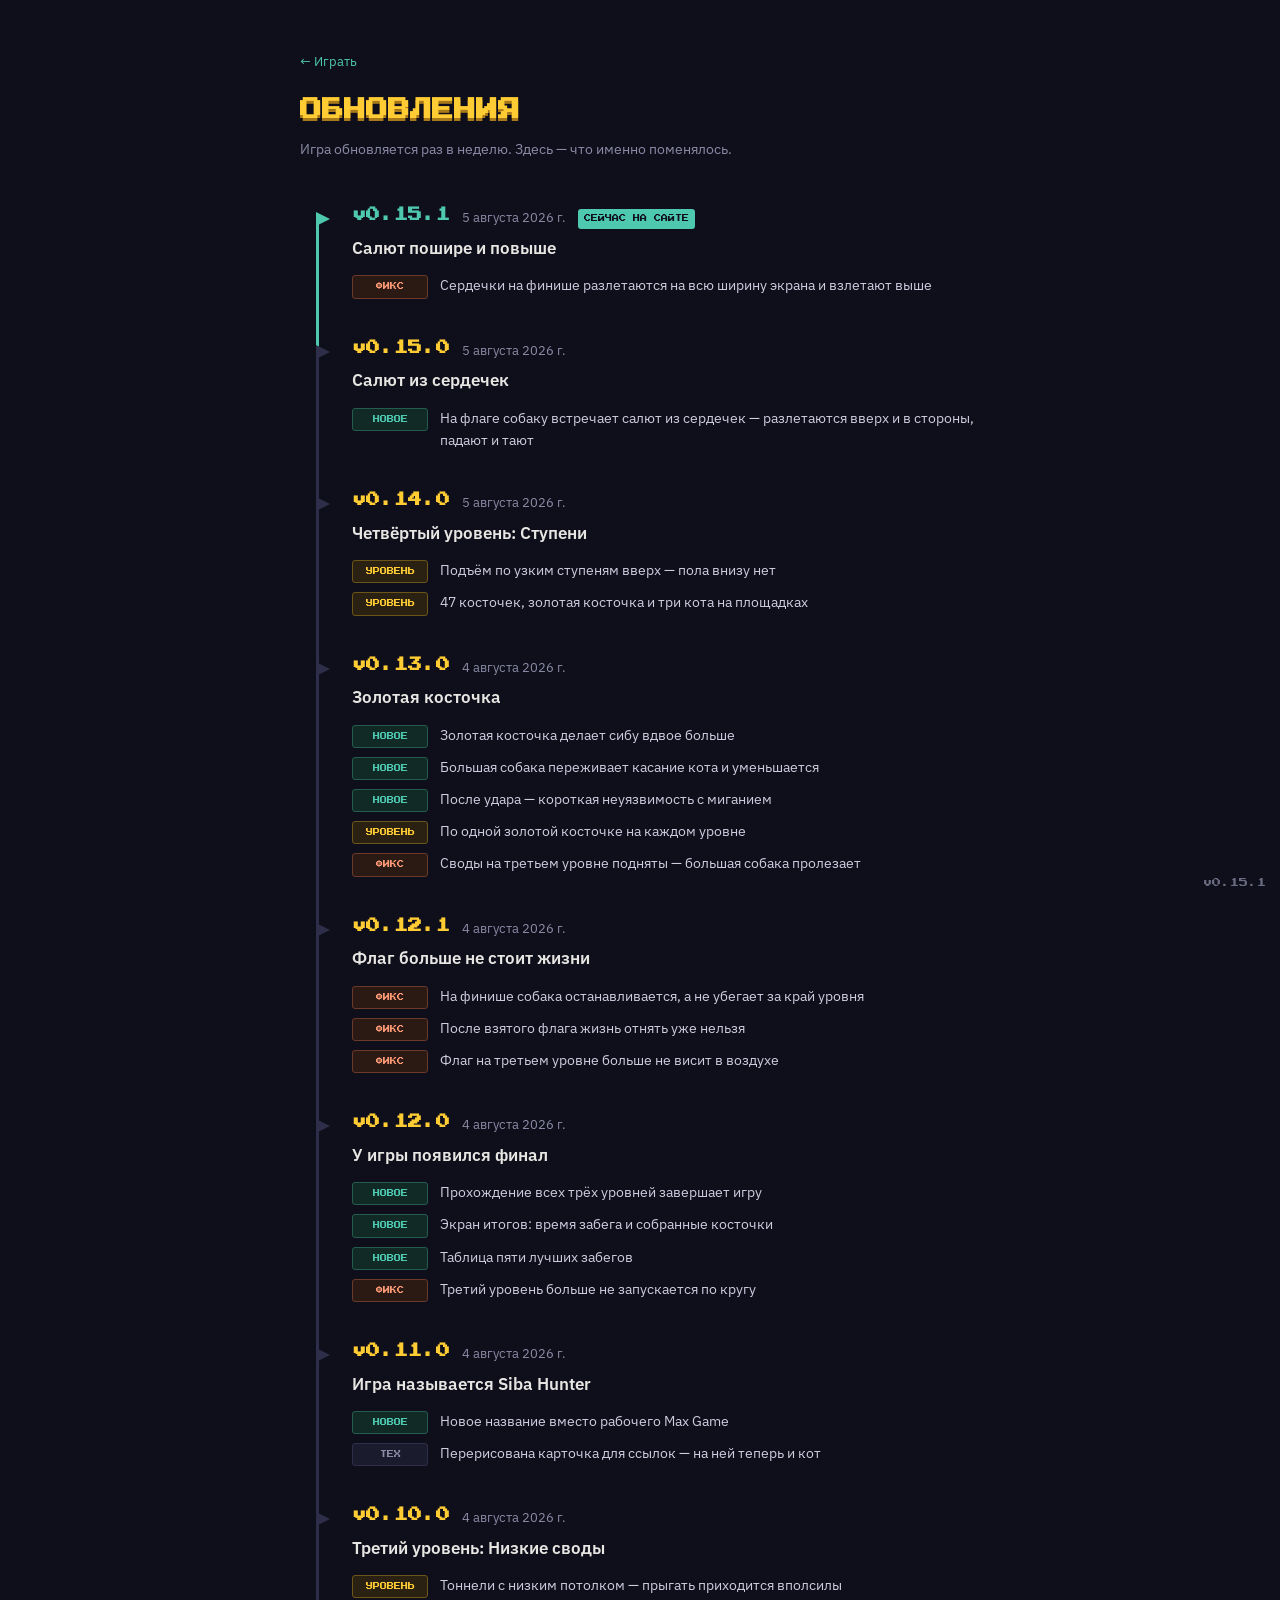
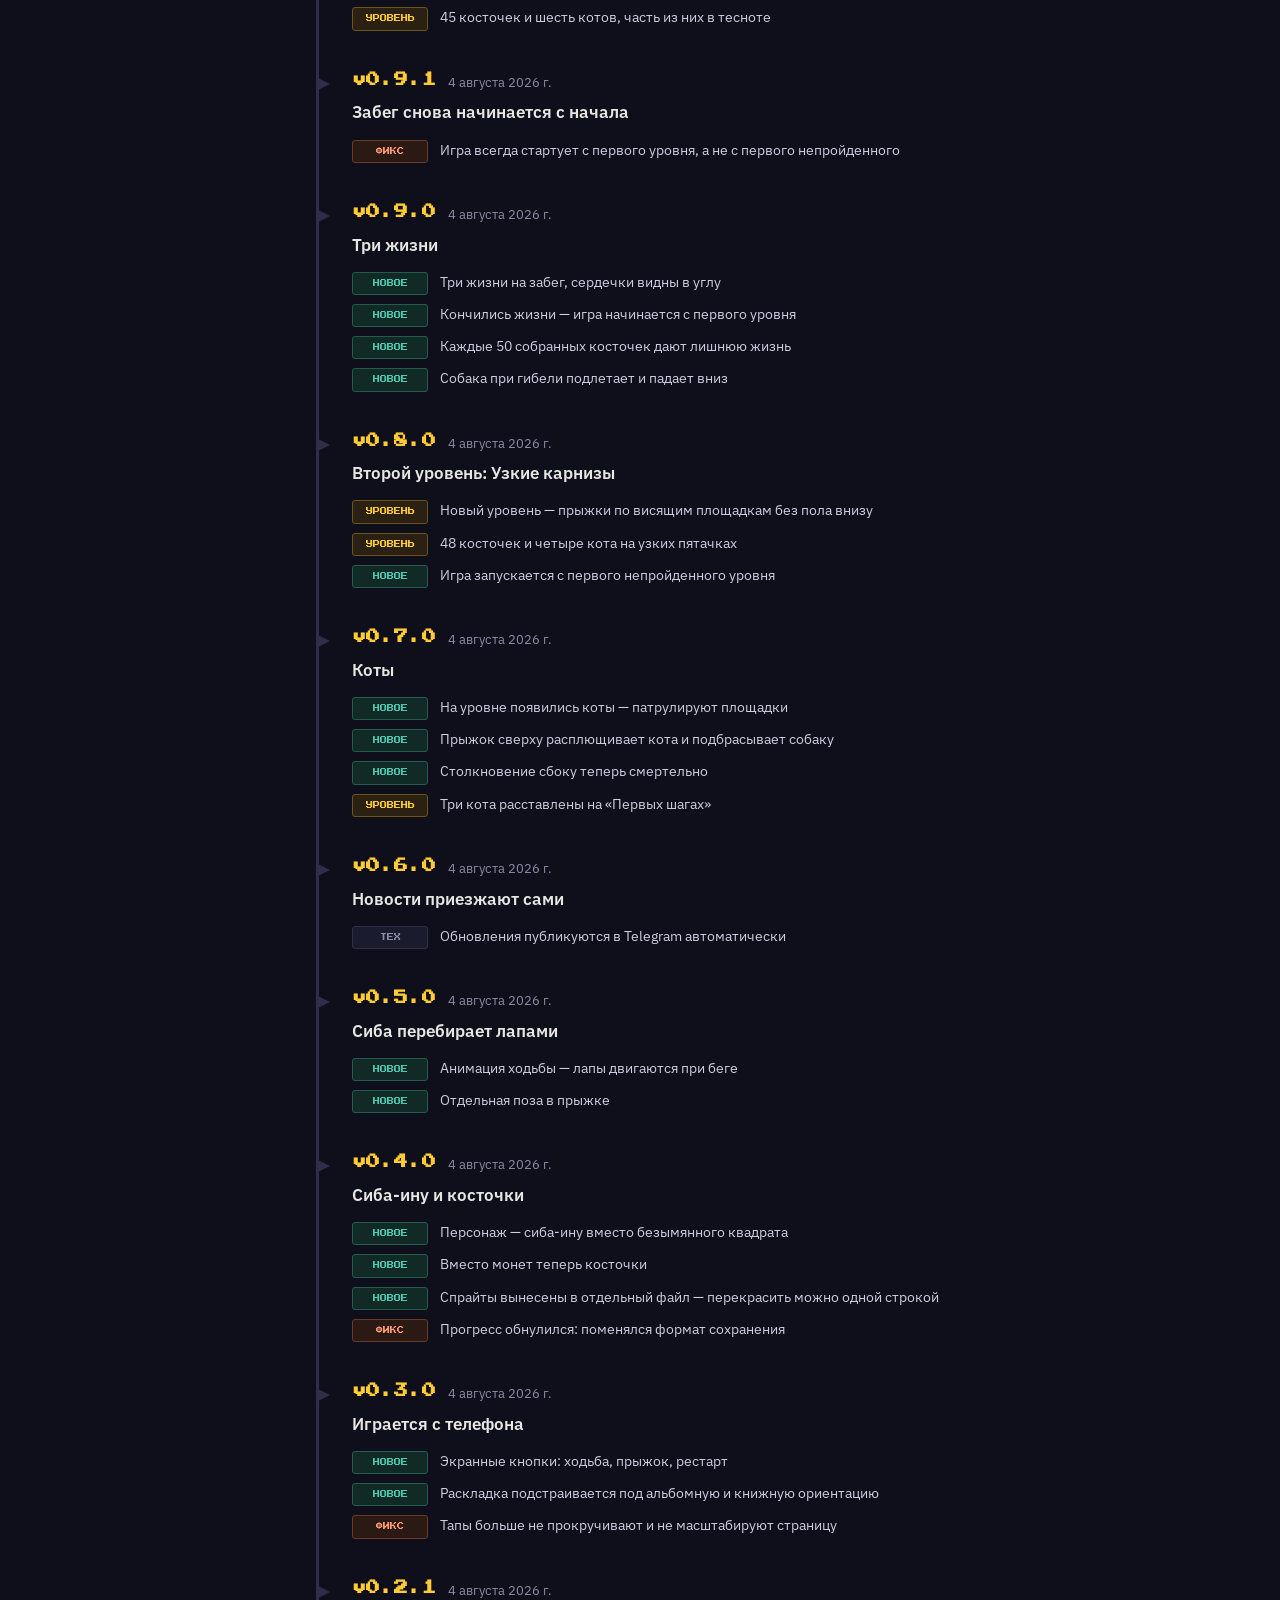
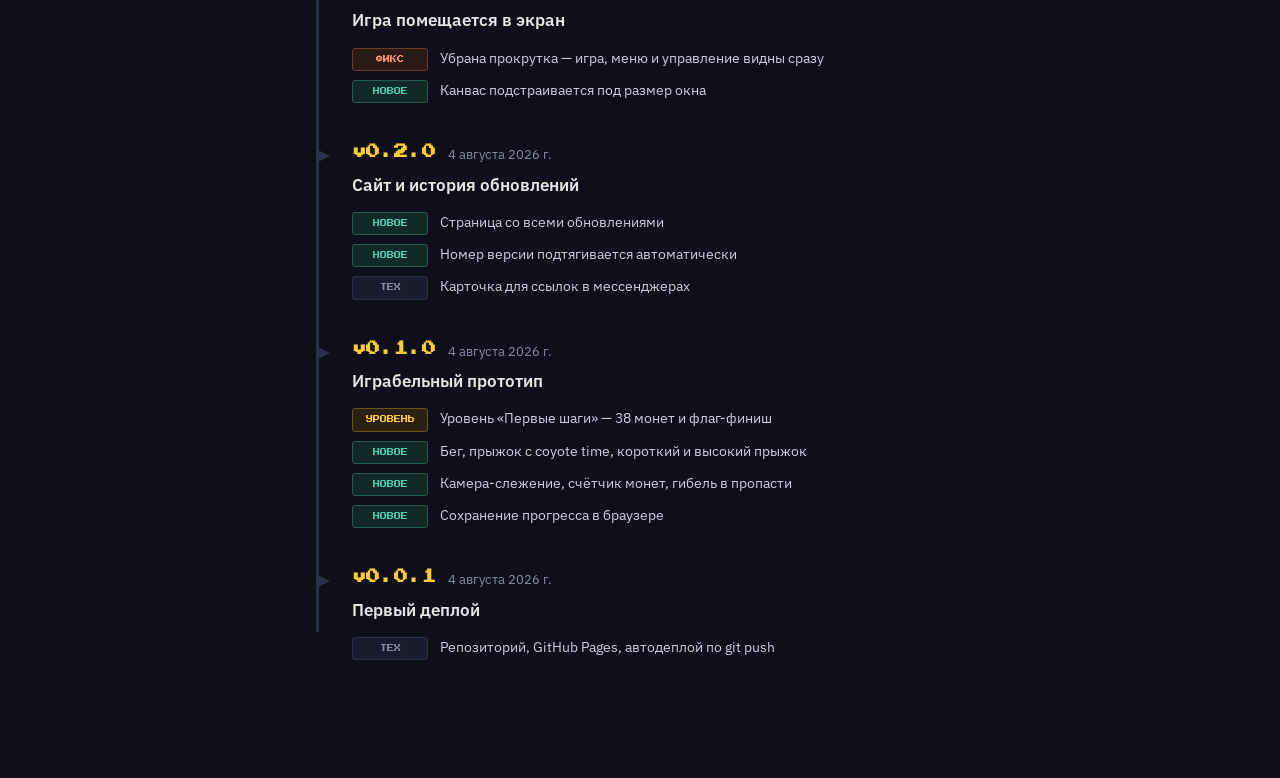
<file: changelog.html>
<!DOCTYPE html>
<html lang="ru">
<head>
<meta charset="UTF-8">
<meta name="viewport" content="width=device-width, initial-scale=1.0">
<title>Обновления — Siba Hunter</title>
<meta name="description" content="Что менялось в Siba Hunter от версии к версии.">

<link rel="icon" href="favicon.svg" type="image/svg+xml">

<meta property="og:type" content="article">
<meta property="og:site_name" content="Siba Hunter">
<meta property="og:title" content="Обновления — Siba Hunter">
<meta property="og:description" content="Что менялось в Siba Hunter от версии к версии.">
<meta property="og:url" content="https://maxshplmax.github.io/max-game/changelog.html">
<meta property="og:image" content="https://maxshplmax.github.io/max-game/og.png">
<meta name="twitter:card" content="summary_large_image">

<link rel="preconnect" href="https://fonts.googleapis.com">
<link rel="preconnect" href="https://fonts.gstatic.com" crossorigin>
<link href="https://fonts.googleapis.com/css2?family=Press+Start+2P&family=IBM+Plex+Sans:wght@400;600&display=swap" rel="stylesheet">
<link rel="stylesheet" href="style.css">
</head>
<body class="page-log">

  <header class="log-head">
    <a class="back" href="index.html">&larr; Играть</a>
    <h1>ОБНОВЛЕНИЯ</h1>
    <p>Игра обновляется раз в неделю. Здесь — что именно поменялось.</p>
  </header>

  <main id="releases"></main>

  <div id="version"></div>

  <script src="changelog.js"></script>
  <script src="src/site.js"></script>
</body>
</html>
</file>
<file: style.css>
/* ===========================================================
   ОБЩИЕ СТИЛИ
   =========================================================== */

:root {
  --night:  #0f0f1b;
  --panel:  #1b1b2e;
  --edge:   #2e2e4a;
  --gold:   #ffcc33;
  --mint:   #4ec9b0;
  --text:   #e8e6e3;
  --muted:  #8b8ba7;
}

* { box-sizing: border-box; }

body {
  margin: 0;
  background: var(--night);
  color: var(--text);
  font-family: 'IBM Plex Sans', system-ui, sans-serif;
  line-height: 1.6;
}

a { color: var(--mint); }
a:hover { color: var(--gold); }

:focus-visible {
  outline: 2px solid var(--gold);
  outline-offset: 3px;
}

.pixel {
  font-family: 'Press Start 2P', monospace;
  letter-spacing: 1px;
  line-height: 1.5;
}

/* ---------- главная: шапка + игра + подвал ------------------ */
/* Вся страница ровно в один экран, без прокрутки.               */

html { height: 100%; }

body.page-game {
  height: 100dvh;
  display: flex;
  flex-direction: column;
  overflow: hidden;
  overscroll-behavior: none;   /* без «потянуть, чтобы обновить» */
}

.bar {
  flex: 0 0 auto;
  display: flex;
  align-items: center;
  justify-content: space-between;
  gap: 12px 20px;
  flex-wrap: wrap;
  padding: 9px 16px;
  background: var(--panel);
  font-size: 13px;
  color: var(--muted);
}

.bar-top    { border-bottom: 1px solid var(--edge); }
.bar-bottom { border-top: 1px solid var(--edge); }

.bar a { text-decoration: none; }

.brand {
  font-family: 'Press Start 2P', monospace;
  font-size: 13px;
  color: var(--gold);
  text-shadow: 0 2px 0 #a8791a;
}

.bar-links {
  display: flex;
  align-items: center;
  gap: 18px;
}

#version {
  font-family: 'Press Start 2P', monospace;
  font-size: 9px;
  color: var(--muted);
  opacity: 0.75;
}

/* игра забирает всю оставшуюся высоту */
#game {
  flex: 1 1 auto;
  min-height: 0;
  background: #0a0a12;
  position: relative;   /* точка отсчёта для экранных кнопок */
}

#game canvas { display: block; }

.controls {
  display: flex;
  align-items: center;
  gap: 6px;
  flex-wrap: wrap;
}

kbd {
  background: var(--night);
  border: 1px solid var(--edge);
  border-bottom-width: 2px;
  border-radius: 3px;
  padding: 2px 7px;
  font-size: 12px;
  color: var(--text);
}

.whats-new {
  display: flex;
  align-items: center;
  gap: 9px;
  min-width: 0;
}

.whats-new .eyebrow {
  font-family: 'Press Start 2P', monospace;
  font-size: 7px;
  color: var(--gold);
  text-transform: uppercase;
  white-space: nowrap;
}

.whats-new .what {
  color: var(--text);
  overflow: hidden;
  text-overflow: ellipsis;
  white-space: nowrap;
}

@media (max-width: 700px) {
  .bar { font-size: 12px; padding: 7px 12px; }
  .brand { font-size: 11px; }
  .bar-links { gap: 12px; }
  .whats-new { display: none; }
}


/* ---------- экранные кнопки (телефон) ---------------------- */

.touchpad {
  position: absolute;
  inset: 0;
  z-index: 5;
  pointer-events: none;   /* сквозные тапы, ловят только кнопки */
}

.tp-move,
.tp-act {
  position: absolute;
  bottom: calc(14px + env(safe-area-inset-bottom, 0px));
  display: flex;
  align-items: flex-end;
  gap: 12px;
}

.tp-move { left:  calc(14px + env(safe-area-inset-left, 0px)); }
.tp-act  { right: calc(14px + env(safe-area-inset-right, 0px)); }

.tp-btn {
  pointer-events: auto;
  touch-action: none;              /* тап не прокручивает страницу */
  -webkit-tap-highlight-color: transparent;
  user-select: none;
  -webkit-user-select: none;
  width: 62px;
  height: 62px;
  border-radius: 50%;
  display: grid;
  place-items: center;
  font-size: 20px;
  line-height: 1;
  color: var(--text);
  background: rgba(27, 27, 46, 0.55);
  border: 2px solid rgba(232, 230, 227, 0.45);
  backdrop-filter: blur(2px);
  transition: background 60ms linear, transform 60ms linear;
}

.tp-btn.is-on {
  background: rgba(255, 204, 51, 0.8);
  border-color: var(--gold);
  color: var(--night);
  transform: scale(0.94);
}

.tp-jump  { width: 78px; height: 78px; font-size: 24px; }
.tp-small { width: 44px; height: 44px; font-size: 16px; opacity: 0.65; }

/* на сенсорных подсказки про клавиши бессмысленны */
body.is-touch .controls { display: none; }

.rotate-hint { display: none; }

@media (orientation: portrait) {
  body.is-touch .rotate-hint {
    display: inline;
    color: var(--gold);
    font-size: 12px;
  }
}

/* в альбомной на невысоких экранах ужимаем полосы */
@media (orientation: landscape) and (max-height: 480px) {
  .bar { padding: 5px 12px; font-size: 11px; }
  .brand { font-size: 10px; }
  .tp-btn  { width: 52px; height: 52px; font-size: 17px; }
  .tp-jump { width: 64px; height: 64px; font-size: 20px; }
}

/* на странице обновлений бейдж версии висит в углу */
.page-log #version {
  position: fixed;
  bottom: 10px;
  right: 14px;
}

/* ---------- страница обновлений ---------------------------- */

.page-log {
  max-width: 720px;
  margin: 0 auto;
  padding: 48px 20px 80px;
}

.log-head { margin-bottom: 44px; }

.log-head .back {
  font-size: 13px;
  text-decoration: none;
  display: inline-block;
  margin-bottom: 20px;
}

.log-head h1 {
  font-family: 'Press Start 2P', monospace;
  font-size: clamp(16px, 4vw, 22px);
  color: var(--gold);
  margin: 0 0 10px;
  text-shadow: 0 3px 0 #a8791a;
}

.log-head p { color: var(--muted); margin: 0; font-size: 14px; }

/* запись = «уровень» с флагом на шесте */
.release {
  display: grid;
  grid-template-columns: 34px 1fr;
  gap: 18px;
}

.release .rail {
  position: relative;
  display: flex;
  justify-content: center;
}

/* шест */
.release .rail::before {
  content: '';
  position: absolute;
  top: 10px;
  bottom: -10px;
  width: 3px;
  background: var(--edge);
}

.release:last-child .rail::before { bottom: 50%; }

/* флажок */
.release .flag {
  position: relative;
  width: 0;
  height: 0;
  margin-top: 8px;
  border-top: 7px solid transparent;
  border-bottom: 7px solid transparent;
  border-left: 14px solid var(--edge);
  transform: translateX(6px);
}

.release.is-latest .flag { border-left-color: var(--mint); }
.release.is-latest .rail::before { background: var(--mint); }

.release .body { padding-bottom: 38px; }

.release .meta {
  display: flex;
  align-items: baseline;
  gap: 12px;
  flex-wrap: wrap;
}

.release .ver {
  font-family: 'Press Start 2P', monospace;
  font-size: 14px;
  color: var(--gold);
  margin: 0;
}

.release.is-latest .ver { color: var(--mint); }

.release time { color: var(--muted); font-size: 13px; }

.release .now {
  font-family: 'Press Start 2P', monospace;
  font-size: 7px;
  color: var(--night);
  background: var(--mint);
  padding: 4px 6px;
  border-radius: 3px;
  text-transform: uppercase;
}

.release h3 {
  margin: 6px 0 12px;
  font-size: 17px;
  font-weight: 600;
}

.release ul {
  list-style: none;
  margin: 0;
  padding: 0;
  display: flex;
  flex-direction: column;
  gap: 8px;
}

.release li {
  display: grid;
  grid-template-columns: 76px 1fr;
  gap: 12px;
  align-items: baseline;
  font-size: 14px;
  color: #cfcde0;
}

.tag {
  font-family: 'Press Start 2P', monospace;
  font-size: 7px;
  text-align: center;
  padding: 5px 0;
  border-radius: 3px;
  text-transform: uppercase;
  border: 1px solid;
}

.tag-level { color: var(--gold); border-color: #6b5518; background: #2a2113; }
.tag-feat  { color: var(--mint); border-color: #245c50; background: #122a26; }
.tag-fix   { color: #ff9a76;     border-color: #6b3a28; background: #2a1a13; }
.tag-chore { color: var(--muted); border-color: var(--edge); background: var(--panel); }

@media (max-width: 480px) {
  .release li { grid-template-columns: 1fr; gap: 4px; }
  .tag { justify-self: start; padding: 5px 8px; }
}
</file>
